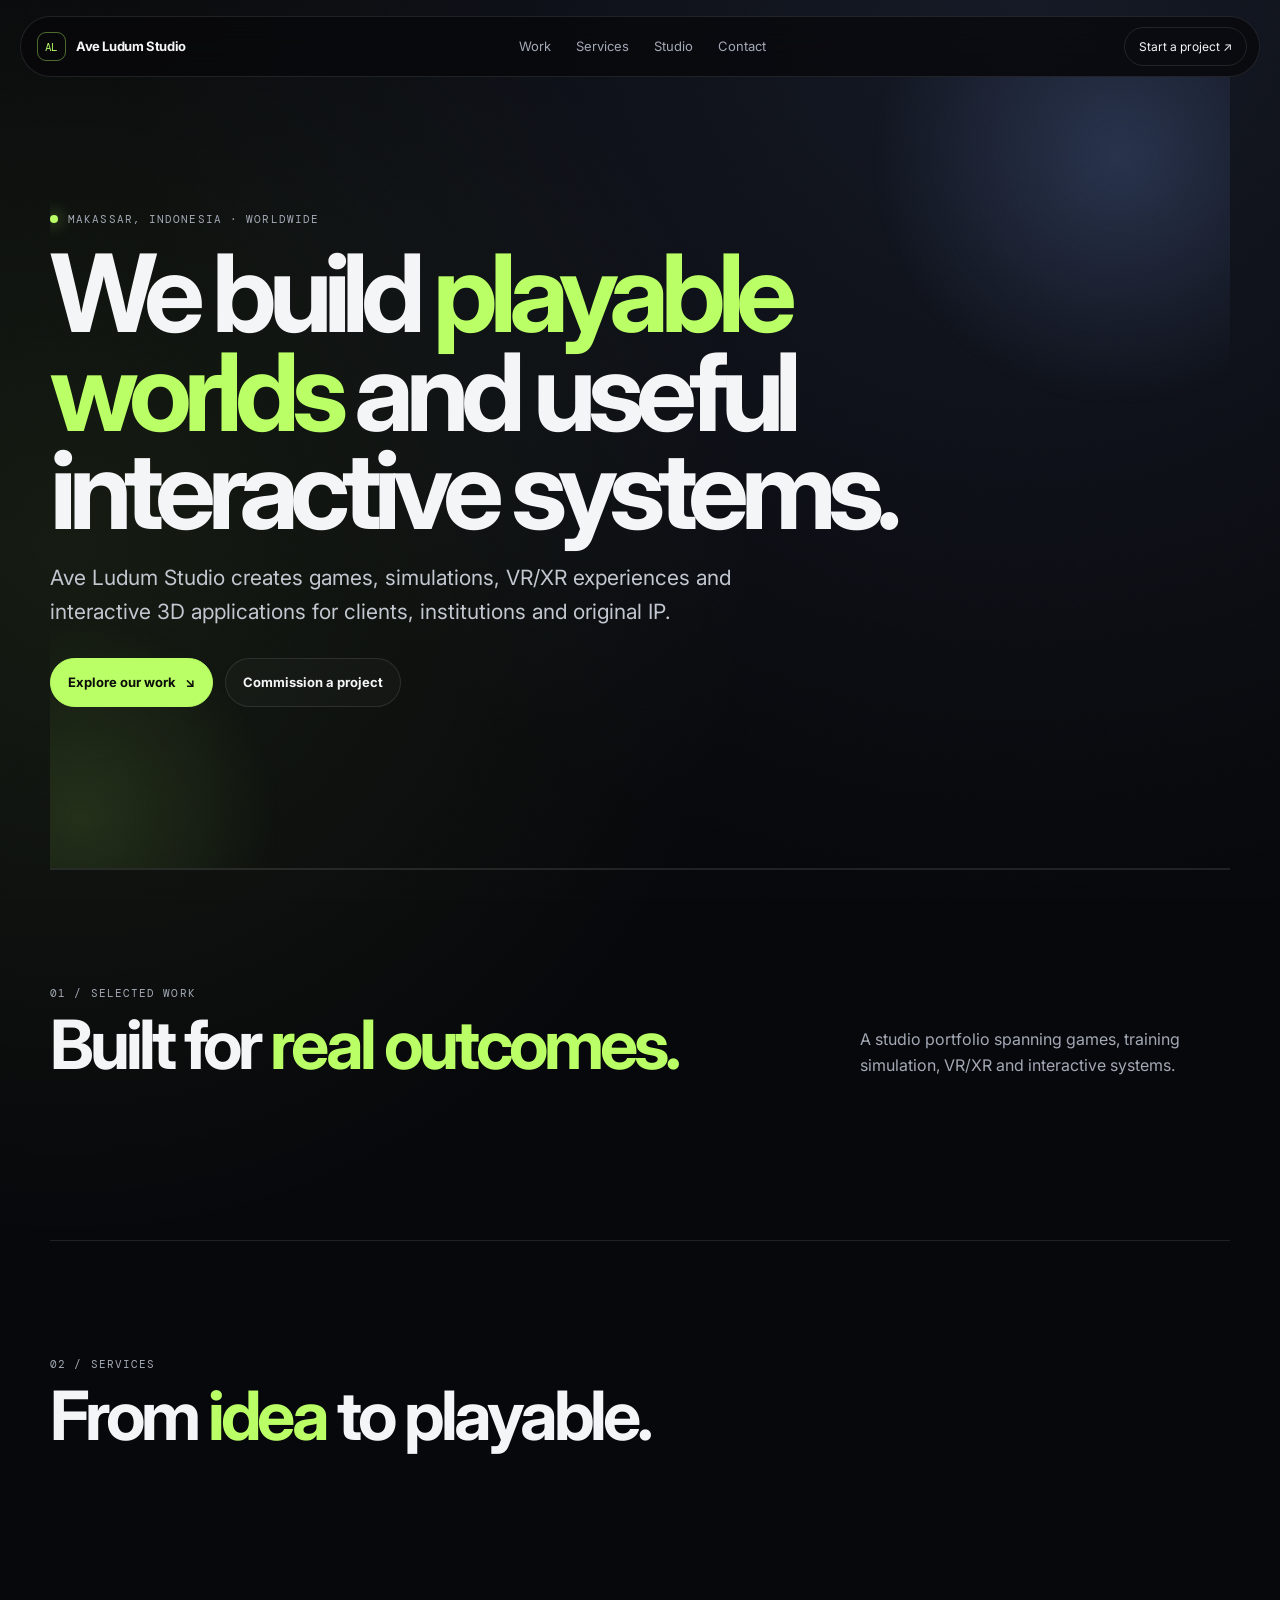
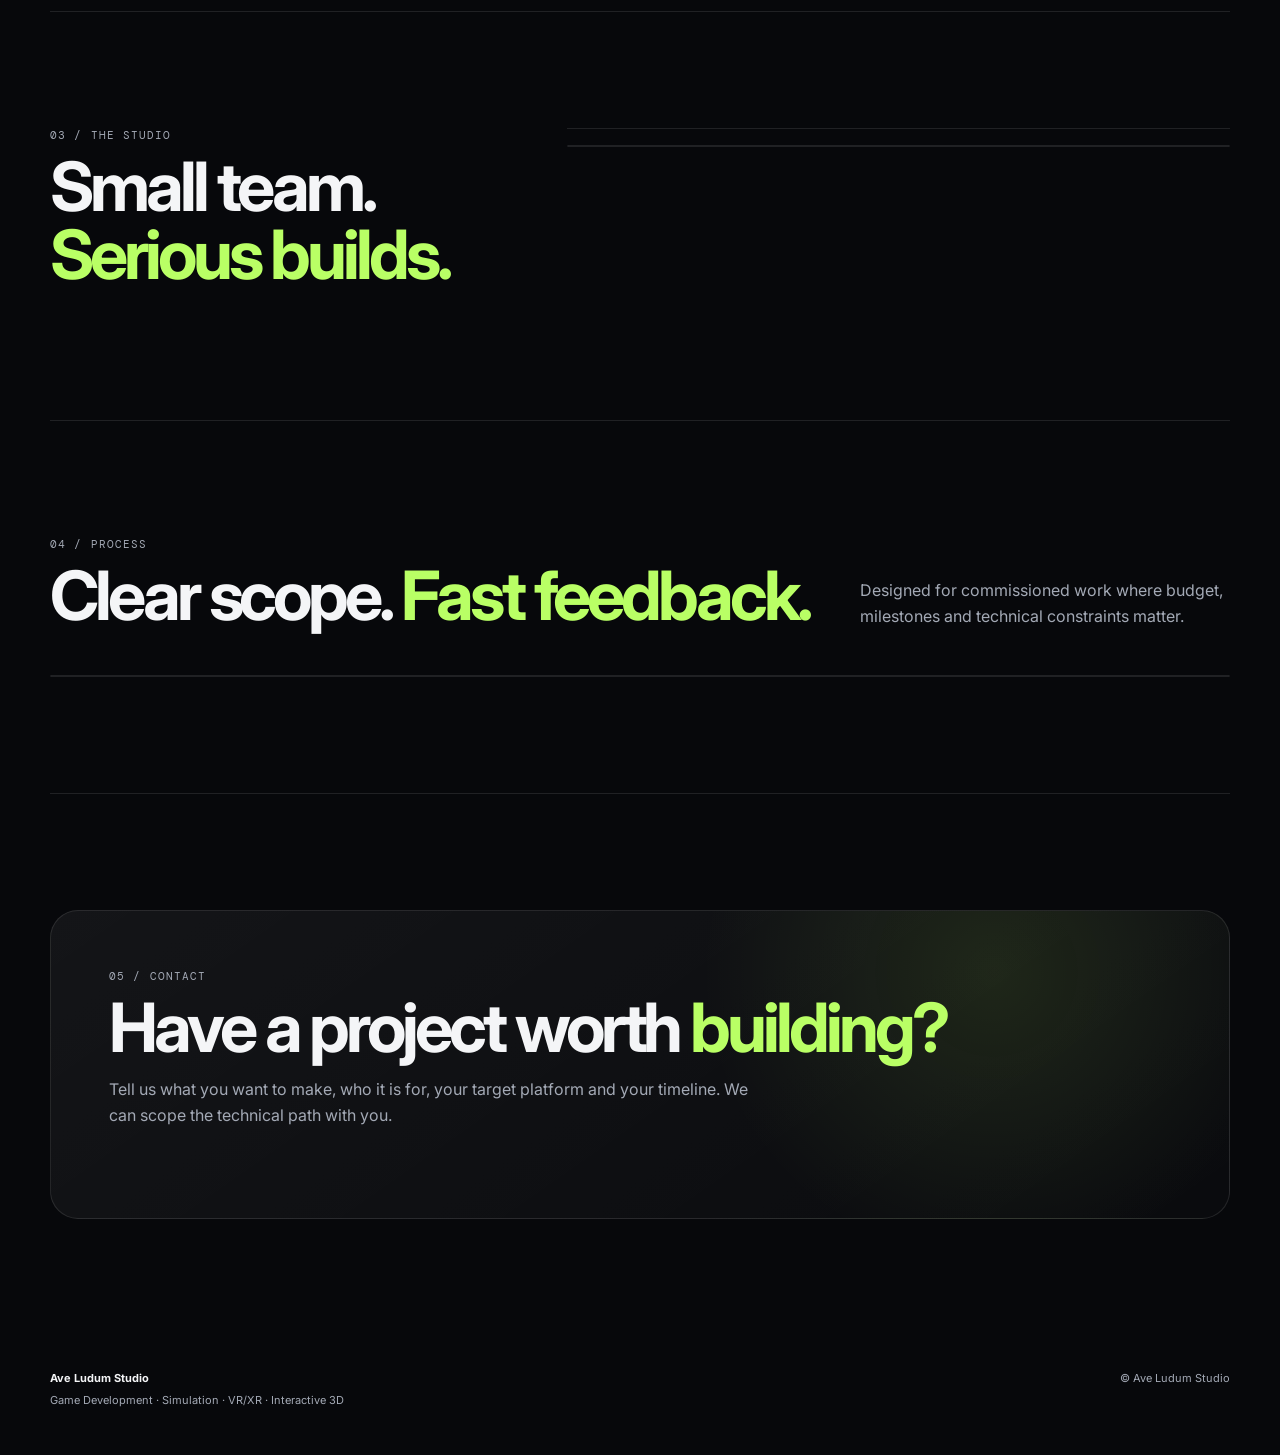
<file: ave-ludum/index.html>
<!doctype html>
<html lang="en">
<head>
<meta charset="utf-8">
<meta name="viewport" content="width=device-width,initial-scale=1">
<meta name="description" content="Ave Ludum Studio — game development, interactive 3D, simulation, VR/XR and digital experiences from Makassar, Indonesia.">
<meta name="theme-color" content="#07080b">
<meta property="og:title" content="Ave Ludum Studio">
<meta property="og:description" content="Games, simulations and interactive worlds built in Indonesia for clients and audiences worldwide.">
<meta property="og:type" content="website">
<title>Ave Ludum Studio — Games, Simulation & Interactive Experiences</title>
<link rel="preconnect" href="https://fonts.googleapis.com">
<link rel="preconnect" href="https://fonts.gstatic.com" crossorigin>
<link href="https://fonts.googleapis.com/css2?family=DM+Mono:wght@400;500&family=Inter:wght@400;500;600;700;800&display=swap" rel="stylesheet">
<link rel="stylesheet" href="styles.css">
</head>
<body>
<div class="noise"></div><div class="reading-progress" id="readingProgress"></div>
<header class="site-header">
<a class="brand" href="#top" aria-label="Ave Ludum home"><span class="brand-mark">AL</span><span>Ave Ludum Studio</span></a>
<nav><a href="#work">Work</a><a href="#services">Services</a><a href="#studio">Studio</a><a href="#contact">Contact</a></nav>
<a class="header-cta" href="#contact">Start a project ↗</a>
</header>
<main id="top">
<section class="hero shell">
<div class="hero-bg" aria-hidden="true"><div class="orb orb-a"></div><div class="orb orb-b"></div><div class="grid-plane"></div></div>
<div class="hero-content">
<p class="eyebrow"><span class="status-dot"></span> Makassar, Indonesia · Worldwide</p>
<h1>We build <span class="accent">playable worlds</span> and useful interactive systems.</h1>
<p class="hero-copy">Ave Ludum Studio creates games, simulations, VR/XR experiences and interactive 3D applications for clients, institutions and original IP.</p>
<div class="actions"><a class="button primary" href="#work">Explore our work <span>↘</span></a><a class="button secondary" href="#contact">Commission a project</a></div>
<div class="metrics" id="metrics"></div>
</div>
</section>

<section id="work" class="section shell">
<div class="section-heading"><div><p class="kicker">01 / SELECTED WORK</p><h2>Built for <span class="accent">real outcomes.</span></h2></div><p class="section-note">A studio portfolio spanning games, training simulation, VR/XR and interactive systems.</p></div>
<div class="work-grid" id="workGrid"></div>
</section>

<section id="services" class="section shell">
<div class="section-heading"><div><p class="kicker">02 / SERVICES</p><h2>From <span class="accent">idea</span> to playable.</h2></div></div>
<div class="service-grid" id="serviceGrid"></div>
</section>

<section id="studio" class="section shell studio-section">
<div><p class="kicker">03 / THE STUDIO</p><h2>Small team.<br><span class="accent">Serious builds.</span></h2><p class="body-copy" id="studioCopy"></p></div>
<div class="studio-panel">
<div class="principles" id="principles"></div>
<div class="studio-meta" id="studioMeta"></div>
</div>
</section>

<section class="section shell process-section">
<div class="section-heading"><div><p class="kicker">04 / PROCESS</p><h2>Clear scope. <span class="accent">Fast feedback.</span></h2></div><p class="section-note">Designed for commissioned work where budget, milestones and technical constraints matter.</p></div>
<div class="process-grid" id="processGrid"></div>
</section>

<section id="contact" class="section shell contact-section">
<div class="contact-card"><p class="kicker">05 / CONTACT</p><h2>Have a project worth <span class="accent">building?</span></h2><p>Tell us what you want to make, who it is for, your target platform and your timeline. We can scope the technical path with you.</p>
<div class="contact-actions" id="contactActions"></div></div>
</section>
</main>
<footer class="footer shell"><div><strong>Ave Ludum Studio</strong><span>Game Development · Simulation · VR/XR · Interactive 3D</span></div><span>© <span id="year"></span> Ave Ludum Studio</span></footer>
<button class="back-to-top" id="backToTop" aria-label="Back to top">↑</button>
<script src="content.js"></script><script src="script.js"></script>
</body>
</html>
</file>
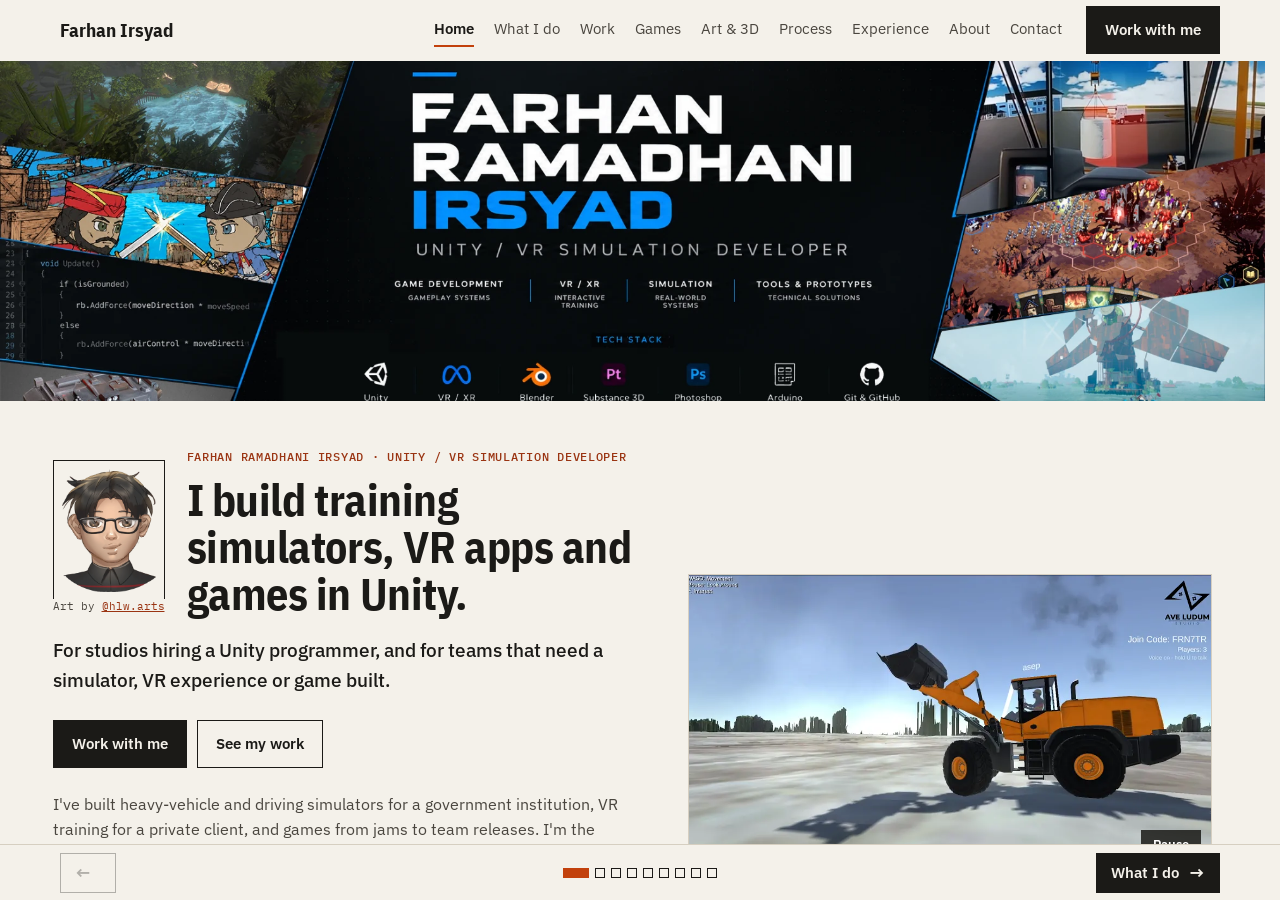
<file: portfolio-site/index.html>
<!doctype html>
<html lang="en">
<head>
  <meta charset="utf-8" />
  <meta name="viewport" content="width=device-width, initial-scale=1" />
  <meta name="description" content="Farhan Ramadhani Irsyad, Unity developer in Makassar, Indonesia: training simulators, VR apps and games for studios and clients." />
  <meta name="author" content="Farhan Ramadhani Irsyad" />
  <meta name="robots" content="index, follow, max-image-preview:large, max-snippet:-1, max-video-preview:-1" />
  <meta name="theme-color" content="#f4f1ea" />
  <meta name="color-scheme" content="light" />
  <link rel="canonical" href="https://thelegokid4455.github.io/FRI-Portfolio-Website/" />
  <meta property="og:type" content="profile" />
  <meta property="og:site_name" content="Farhan Irsyad" />
  <meta property="og:locale" content="en_US" />
  <meta property="og:title" content="Farhan Ramadhani Irsyad | Unity / VR Simulation Developer" />
  <meta property="og:description" content="I build training simulators, VR apps and games in Unity, for studios hiring a Unity programmer and teams with a project to build." />
  <meta property="og:url" content="https://thelegokid4455.github.io/FRI-Portfolio-Website/" />
  <meta property="og:image" content="https://thelegokid4455.github.io/FRI-Portfolio-Website/assets/brand/banner.jpg?v=2" />
  <meta property="og:image:width" content="2000" />
  <meta property="og:image:height" content="667" />
  <meta property="og:image:alt" content="Banner: Farhan Ramadhani Irsyad, Unity / VR Simulation Developer, with screenshots of his simulators and games" />
  <meta property="profile:first_name" content="Farhan" />
  <meta property="profile:last_name" content="Irsyad" />
  <meta name="twitter:card" content="summary_large_image" />
  <meta name="twitter:title" content="Farhan Ramadhani Irsyad | Unity / VR Simulation Developer" />
  <meta name="twitter:description" content="I build training simulators, VR apps and games in Unity, for studios hiring a Unity programmer and teams with a project to build." />
  <meta name="twitter:image" content="https://thelegokid4455.github.io/FRI-Portfolio-Website/assets/brand/banner.jpg?v=2" />
  <meta name="twitter:image:alt" content="Banner: Farhan Ramadhani Irsyad, Unity / VR Simulation Developer" />
  <title>Farhan Ramadhani Irsyad | Unity / VR Simulation Developer</title>
  <script type="application/ld+json">
  {
    "@context": "https://schema.org",
    "@graph": [
      {
        "@type": "Person",
        "@id": "https://thelegokid4455.github.io/FRI-Portfolio-Website/#person",
        "name": "Farhan Ramadhani Irsyad",
        "alternateName": "Farhan Irsyad",
        "jobTitle": "Unity / VR Simulation Developer",
        "description": "Unity/C# developer building training simulators, VR apps and games. Director and main programmer at Ave Ludum Studio.",
        "url": "https://thelegokid4455.github.io/FRI-Portfolio-Website/",
        "image": "https://thelegokid4455.github.io/FRI-Portfolio-Website/assets/brand/character.webp",
        "email": "mailto:farhan.r.irsyad@gmail.com",
        "address": {"@type": "PostalAddress", "addressLocality": "Makassar", "addressCountry": "ID"},
        "worksFor": [
          {"@type": "Organization", "name": "Ave Ludum Studio", "url": "https://aveludumstudio.com/"},
          {"@type": "CollegeOrUniversity", "name": "Universitas Negeri Makassar"}
        ],
        "hasCredential": {"@type": "EducationalOccupationalCredential", "name": "Unity Certified User: Programmer", "dateCreated": "2024"},
        "sameAs": [
          "https://www.linkedin.com/in/thelegokid4455/",
          "https://github.com/thelegokid4455",
          "https://sketchfab.com/thelegokid4455",
          "https://thelegokid4455.itch.io/",
          "https://www.instagram.com/fri.devmode/",
          "https://linktr.ee/thelegokid4455"
        ],
        "knowsAbout": ["Unity", "C#", "VR", "XR", "Training simulation", "Game development", "Gameplay programming", "Multiplayer networking", "Arduino hardware integration", "3D modeling"]
      },
      {
        "@type": "ProfilePage",
        "@id": "https://thelegokid4455.github.io/FRI-Portfolio-Website/#page",
        "url": "https://thelegokid4455.github.io/FRI-Portfolio-Website/",
        "name": "Farhan Ramadhani Irsyad | Unity / VR Simulation Developer",
        "description": "Portfolio of Farhan Ramadhani Irsyad: training simulators, VR apps and games built in Unity.",
        "mainEntity": {"@id": "https://thelegokid4455.github.io/FRI-Portfolio-Website/#person"},
        "inLanguage": "en"
      },
      {
        "@type": "WebSite",
        "@id": "https://thelegokid4455.github.io/FRI-Portfolio-Website/#site",
        "url": "https://thelegokid4455.github.io/FRI-Portfolio-Website/",
        "name": "Farhan Irsyad",
        "publisher": {"@id": "https://thelegokid4455.github.io/FRI-Portfolio-Website/#person"},
        "inLanguage": "en"
      }
    ]
  }
  </script>
  <link rel="icon" href="data:image/svg+xml,%3Csvg xmlns='http://www.w3.org/2000/svg' viewBox='0 0 32 32'%3E%3Crect width='32' height='32' fill='%231b1a17'/%3E%3Ctext x='16' y='22' font-family='Arial' font-weight='700' font-size='15' fill='%23f4f1ea' text-anchor='middle'%3EFI%3C/text%3E%3C/svg%3E">
  <link rel="preconnect" href="https://fonts.googleapis.com">
  <link rel="preconnect" href="https://fonts.gstatic.com" crossorigin>
  <link href="https://fonts.googleapis.com/css2?family=IBM+Plex+Mono:wght@400;500&family=IBM+Plex+Sans+Condensed:wght@600;700&family=IBM+Plex+Sans:ital,wght@0,400;0,500;0,600;1,400&display=swap" rel="stylesheet">
  <link rel="stylesheet" href="styles.css?v=20261121-12">
</head>
<body>
  <a class="skip-link" href="#work">Skip to work</a>
  <header class="site-header">
    <div class="wrap header-inner">
      <a class="brand" href="#home" data-content="nameShort">Farhan Irsyad</a>
      <nav class="tabs" id="siteNav" aria-label="Sections">
        <a href="#home">Home</a>
        <a href="#services">What I do</a>
        <a href="#work">Work</a>
        <a href="#games">Games</a>
        <a href="#art">Art &amp; 3D</a>
        <a href="#process">Process</a>
        <a href="#experience">Experience</a>
        <a href="#about">About</a>
        <a href="#contact">Contact</a>
      </nav>
      <a class="btn btn-solid header-cta" href="#contact">Work with me</a>
      <button class="menu-btn" id="menuBtn" type="button" aria-expanded="false" aria-controls="siteNav">Menu</button>
    </div>
  </header>

  <main id="stage">
    <section class="panel" id="home" data-title="Home">
      <div class="banner">
        <picture>
          <source srcset="assets/brand/banner.webp?v=2" type="image/webp">
          <img src="assets/brand/banner.jpg?v=2" alt="Farhan Ramadhani Irsyad, Unity / VR Simulation Developer. Game development, VR/XR, simulation, tools and prototypes. Tech stack: Unity, VR/XR, Blender, Substance 3D, Photoshop, Arduino, Git and GitHub." width="2000" height="667" fetchpriority="high">
        </picture>
      </div>
      <div class="hero wrap">
        <div class="hero-text">
          <div class="hero-id">
            <figure class="hero-character">
              <img src="assets/brand/character.webp" alt="Illustrated portrait of Farhan" width="573" height="745">
              <figcaption>Art by <a href="https://www.instagram.com/hlw.arts/" target="_blank" rel="noopener">@hlw.arts</a></figcaption>
            </figure>
            <div>
              <p class="label"><span data-content="nameFull"></span> · <span data-content="headline"></span></p>
              <h1 id="heroTitle"></h1>
            </div>
          </div>
          <p class="hero-audience" id="heroAudience"></p>
          <div class="actions">
            <a class="btn btn-solid" id="heroPrimary" href="#contact">Work with me</a>
            <a class="btn" id="heroSecondary" href="#work">See my work</a>
          </div>
          <p class="hero-intro" id="heroIntro"></p>
          <p class="hero-recent"><span class="label">Recent work</span> <span id="heroRecent"></span></p>
          <ul class="chips" id="heroChips" aria-label="Skills"></ul>
          <p class="hero-meta"><span data-content="location"></span> · <span data-content="availability"></span> · <a id="pdfLink" href="#" target="_blank" rel="noopener">Portfolio PDF ↗</a></p>
        </div>
        <figure class="hero-media" id="heroMedia"></figure>
      </div>
      <div class="tour wrap" id="tour"></div>
    </section>

    <section class="panel" id="services" data-title="What I do">
      <div class="section wrap">
        <header class="section-head">
          <div><p class="label">What I do</p><h2>Unity software people can practise on, play and learn from</h2></div>
          <p>Four kinds of work I take on, who each is for, and a project where I've already done it.</p>
        </header>
        <div class="services" id="servicesGrid"></div>
      </div>
    </section>

    <section class="panel" id="work" data-title="Work">
      <div class="section wrap">
        <header class="section-head">
          <div><p class="label">Selected work</p><h2>Simulators, VR and games, from client work to my own studio</h2></div>
          <p>Each card says who it was built for, and its status where that's confirmed.</p>
        </header>
        <div class="projects" id="projectGrid"></div>
      </div>
    </section>

    <section class="panel" id="games" data-title="Games">
      <div class="section wrap">
        <header class="section-head">
          <div><p class="label">Games &amp; prototypes</p><h2 id="gamesTitle">Games from jams, side projects and team releases</h2></div>
          <p>Use the arrows on a thumbnail to flip through screenshots. The title opens the game's itch.io page.</p>
        </header>
        <div class="games" id="gameGallery"></div>
        <p class="more-link"><a href="https://thelegokid4455.itch.io/" target="_blank" rel="noopener">All games on itch.io ↗</a></p>
      </div>
    </section>

    <section class="panel" id="art" data-title="Art & 3D">
      <div class="section wrap">
        <header class="section-head">
          <div><p class="label">Art &amp; 3D</p><h2>I draw and model too, so I speak artists' language</h2></div>
          <p>Models, game art and experiments live on Sketchfab and Instagram.</p>
        </header>
        <figure class="art-feature">
          <img src="assets/art/bounty-hunt-collab.webp" alt="Illustration of a green-haired girl in headphones holding cables, with a masked gunman in white armor behind her under a bounty poster" loading="lazy" decoding="async" width="2000" height="1051">
          <figcaption>Illustration by <a href="https://www.instagram.com/hlw.arts/" target="_blank" rel="noopener">@hlw.arts</a> in collaboration with Farhan.</figcaption>
        </figure>
        <div class="art-links">
          <a class="art-card" href="https://sketchfab.com/thelegokid4455" target="_blank" rel="noopener">
            <img src="assets/visual-lab-models.webp" alt="Realtime 3D asset models" loading="lazy" decoding="async" width="1919" height="1072">
            <span class="art-caption"><strong>Sketchfab</strong> 3D models and realtime assets ↗</span>
          </a>
          <a class="art-card" href="https://www.instagram.com/fri.devmode/" target="_blank" rel="noopener">
            <img src="assets/games/necrospore/2.webp" alt="Necrospore screenshot" loading="lazy" decoding="async">
            <span class="art-caption"><strong>Instagram</strong> @fri.devmode: game art and work in progress ↗</span>
          </a>
        </div>
      </div>
    </section>

    <section class="panel" id="process" data-title="Process">
      <div class="section wrap">
        <header class="section-head">
          <div><p class="label">How I work</p><h2>From the first call to a build you can test</h2></div>
          <p>What working together looks like, step by step.</p>
        </header>
        <ol class="process" id="processSteps"></ol>
      </div>
    </section>

    <section class="panel" id="experience" data-title="Experience">
      <div class="section wrap has-deco">
        <img class="deco deco-robot" src="assets/art/robot-sketch.webp" alt="" aria-hidden="true" loading="lazy" decoding="async" width="1200" height="1200">
        <header class="section-head">
          <div><p class="label">Experience</p><h2>Unity work since 2021, across studios, simulators and a university</h2></div>
        </header>
        <ol class="timeline" id="experienceTimeline"></ol>
      </div>
    </section>

    <section class="panel" id="about" data-title="About">
      <div class="section wrap about">
        <div>
          <p class="label">About</p>
          <h2>A programmer who works well with artists and clients</h2>
          <p class="about-text" data-content="about"></p>
          <h3 class="sub-head">Skills</h3>
          <dl class="skills" id="skillsPanel"></dl>
        </div>
        <div class="about-side">
          <figure class="about-art">
            <img src="assets/brand/roots-run-deep-art.webp" alt="Roots Run Deep character art: a wooden figure in a red cape beside a twisting vine" loading="lazy" decoding="async" width="1100" height="1006">
            <figcaption>Character art from <a href="https://thelegokid4455.itch.io/roots-run-deep" target="_blank" rel="noopener">Roots Run Deep</a>, by DRFT Team.</figcaption>
          </figure>
          <dl class="facts" id="facts"></dl>
        </div>
      </div>
    </section>

    <section class="panel" id="contact" data-title="Contact">
      <div class="deco-band" aria-hidden="true">
        <img src="assets/art/train-painting.webp" alt="" loading="lazy" decoding="async" width="1600" height="900">
      </div>
      <div class="section wrap contact has-deco">
        <img class="deco deco-armor" src="assets/art/gold-armor-sketch.webp" alt="" aria-hidden="true" loading="lazy" decoding="async" width="1200" height="1200">
        <p class="label">Contact</p>
        <h2>Have a simulator, VR app or game to build? Let's talk.</h2>
        <p>Hiring for a Unity role, or need a project built? I take on both, remote or on-site. Tell me what you need and when, and I'll reply by email.</p>
        <div class="contact-grid">
          <form class="inquiry" id="inquiryForm" novalidate>
            <p class="form-mode" id="formMode" hidden></p>
            <div class="field-row">
              <div class="field">
                <label for="f-name">Your name</label>
                <input id="f-name" name="name" type="text" autocomplete="name" maxlength="100" required aria-describedby="e-name">
                <p class="field-error" id="e-name"></p>
              </div>
              <div class="field">
                <label for="f-email">Email</label>
                <input id="f-email" name="email" type="email" autocomplete="email" maxlength="200" required aria-describedby="e-email">
                <p class="field-error" id="e-email"></p>
              </div>
            </div>
            <div class="field">
              <label for="f-organization">Organization <span class="optional">(optional)</span></label>
              <input id="f-organization" name="organization" type="text" autocomplete="organization" maxlength="150">
            </div>
            <div class="field-row">
              <div class="field">
                <label for="f-projectType">What do you need?</label>
                <select id="f-projectType" name="projectType" required aria-describedby="e-projectType"><option value="">Choose one</option></select>
                <p class="field-error" id="e-projectType"></p>
              </div>
              <div class="field">
                <label for="f-budget">Budget</label>
                <select id="f-budget" name="budget" required aria-describedby="e-budget"><option value="">Choose one</option></select>
                <p class="field-error" id="e-budget"></p>
              </div>
            </div>
            <div class="field">
              <label for="f-timeline">Timeline <span class="optional">(optional)</span></label>
              <input id="f-timeline" name="timeline" type="text" maxlength="100" placeholder="For example: a demo by March">
            </div>
            <div class="field">
              <label for="f-description">Tell me about it</label>
              <textarea id="f-description" name="description" rows="6" maxlength="5000" required aria-describedby="e-description h-description" placeholder="Who will use it, on what device, and what should they be able to do?"></textarea>
              <p class="field-hint" id="h-description">At least 20 characters.</p>
              <p class="field-error" id="e-description"></p>
            </div>
            <div class="field">
              <label for="f-links">Links <span class="optional">(optional)</span></label>
              <input id="f-links" name="links" type="text" maxlength="1000" placeholder="A brief, reference, or job post">
            </div>
            <div class="field field-hp" aria-hidden="true">
              <label for="f-website">Leave this empty</label>
              <input id="f-website" name="website" type="text" tabindex="-1" autocomplete="off">
            </div>
            <div class="field field-check">
              <input id="f-consent" name="consent" type="checkbox" required aria-describedby="e-consent">
              <label for="f-consent">I agree that my details are stored so Farhan can reply to me.</label>
              <p class="field-error" id="e-consent"></p>
            </div>
            <button class="btn btn-solid form-submit" id="formSubmit" type="submit">Send message</button>
            <div class="form-result" id="formResult" role="status" aria-live="polite" tabindex="-1"></div>
          </form>
          <aside class="contact-direct">
            <h3>Prefer email?</h3>
            <a class="contact-email" id="contactEmail" href="#"></a>
            <ul class="contact-links" id="contactLinks"></ul>
          </aside>
        </div>
      </div>
      <div class="wrap site-credits">
        <p><span class="visitor-counter" aria-live="polite">Visits: <strong id="visitorCount">—</strong></span></p>
        <p class="ai-disclosure"><strong>AI-assisted website development.</strong> This web portfolio was made with AI assistance. The artwork, 3D assets, visuals, screenshots and other creative work shown here are human-made, by me or by the collaborators credited next to them.</p>
      </div>
    </section>
  </main>

  <nav class="pager" id="pager" aria-label="Section navigation" hidden>
    <button class="pager-btn pager-prev" id="pagerPrev" type="button"><span class="pager-arrow" aria-hidden="true">←</span><span class="pager-label"></span></button>
    <div class="pager-dots" id="pagerDots"></div>
    <button class="pager-btn pager-next" id="pagerNext" type="button"><span class="pager-label"></span><span class="pager-arrow" aria-hidden="true">→</span></button>
  </nav>
  <p class="edge-hint" id="edgeHint" aria-hidden="true"></p>

  <script src="content.js?v=20261121-12"></script>
  <script src="script.js?v=20261121-12"></script>
</body>
</html>
</file>
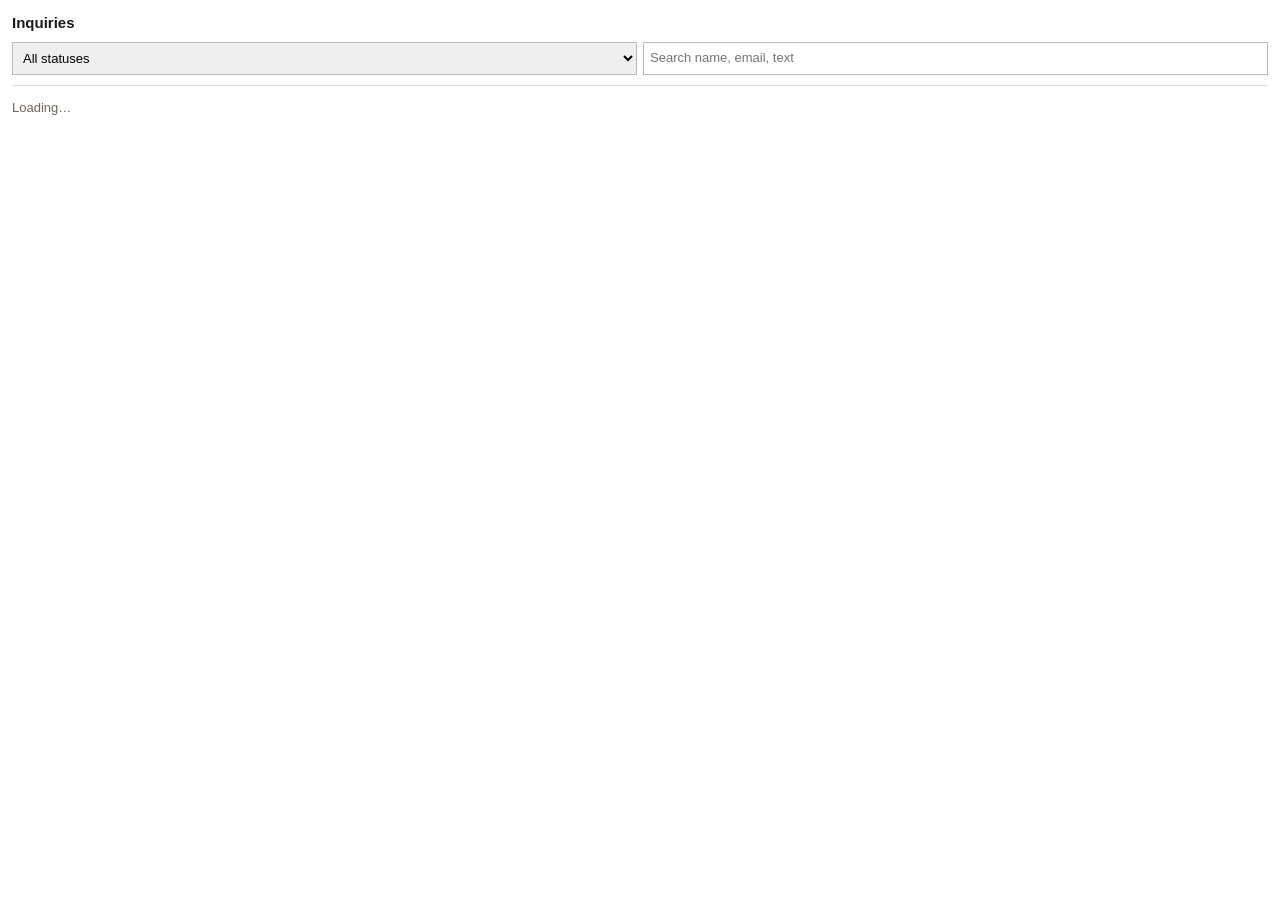
<file: apps-script/Manager.html>
<!doctype html>
<html>
<head>
  <base target="_top">
  <style>
    body { font: 13px/1.45 Arial, sans-serif; color: #1b1a17; margin: 0; padding: 12px; }
    h2 { font-size: 15px; margin: 0 0 8px; }
    label { display: block; font-weight: bold; margin: 10px 0 4px; }
    input, select, textarea, button { font: inherit; box-sizing: border-box; width: 100%; }
    input, select, textarea { padding: 6px; border: 1px solid #bbb; }
    textarea { min-height: 90px; resize: vertical; }
    .row { display: flex; gap: 6px; }
    .row > * { flex: 1; }
    button { padding: 7px; border: 1px solid #1b1a17; background: #fff; cursor: pointer; }
    button.primary { background: #1b1a17; color: #fff; }
    button:disabled { opacity: .5; cursor: default; }
    .list { margin: 10px 0; border-top: 1px solid #ddd; max-height: 260px; overflow: auto; }
    .item { padding: 8px 4px; border-bottom: 1px solid #eee; cursor: pointer; }
    .item:hover, .item.active { background: #f4f1ea; }
    .item small { color: #6e685e; display: block; }
    .badge { display: inline-block; padding: 0 5px; border: 1px solid #1b1a17; font-size: 11px; margin-left: 4px; }
    .detail { border-top: 2px solid #1b1a17; margin-top: 10px; padding-top: 8px; }
    .msg { white-space: pre-wrap; background: #f4f1ea; padding: 8px; margin: 6px 0; }
    .status { margin-top: 8px; color: #9a3412; }
    .muted { color: #6e685e; }
  </style>
</head>
<body>
  <h2>Inquiries</h2>
  <div class="row">
    <select id="filter"><option value="">All statuses</option></select>
    <input id="search" placeholder="Search name, email, text">
  </div>
  <div class="list" id="list"><p class="muted">Loading…</p></div>
  <div class="detail" id="detail" hidden>
    <div id="info"></div>
    <label for="status">Status</label>
    <select id="status"></select>
    <label for="notes">Notes (only you see these)</label>
    <textarea id="notes"></textarea>
    <button id="save">Save status and notes</button>
    <label for="template">Reply</label>
    <div class="row">
      <button id="useReply" type="button">Reply template</button>
      <button id="useQuote" type="button">Quote template</button>
    </div>
    <label for="subject">Subject</label>
    <input id="subject">
    <label for="body">Message</label>
    <textarea id="body" style="min-height:180px"></textarea>
    <button class="primary" id="send">Send as me</button>
    <p class="status" id="status-msg" role="status"></p>
  </div>

  <script>
    let data = {items: [], statuses: []};
    let current = null;
    let kind = 'reply';
    const $ = id => document.getElementById(id);
    const esc = s => String(s == null ? '' : s).replace(/[&<>"']/g, c => ({'&':'&amp;','<':'&lt;','>':'&gt;','"':'&quot;',"'":'&#39;'}[c]));
    const say = t => { $('status-msg').textContent = t; };
    const fail = e => say('Error: ' + (e && e.message ? e.message : e));

    function load() {
      google.script.run.withSuccessHandler(res => {
        data = res;
        $('filter').innerHTML = '<option value="">All statuses</option>' + res.statuses.map(s => `<option>${esc(s)}</option>`).join('');
        $('status').innerHTML = res.statuses.map(s => `<option>${esc(s)}</option>`).join('');
        render();
      }).withFailureHandler(fail).listInquiries();
    }

    function render() {
      const f = $('filter').value;
      const q = $('search').value.toLowerCase();
      const items = data.items.filter(i => (!f || i.Status === f) &&
        (!q || [i.Name, i.Email, i.Organization, i.Description, i.ID].join(' ').toLowerCase().includes(q)));
      $('list').innerHTML = items.length ? items.map(i => `
        <div class="item${current && current.ID === i.ID ? ' active' : ''}" data-id="${esc(i.ID)}">
          <strong>${esc(i.Name)}</strong><span class="badge">${esc(i.Status)}</span>
          <small>${esc(i.ID)} · ${esc(i['Project type'])} · ${esc(i.Received)}</small>
        </div>`).join('') : '<p class="muted">No inquiries match.</p>';
      document.querySelectorAll('.item').forEach(el => el.onclick = () => open(el.dataset.id));
    }

    function open(id) {
      current = data.items.find(i => i.ID === id);
      $('detail').hidden = false;
      $('info').innerHTML = `
        <strong>${esc(current.Name)}</strong> &lt;${esc(current.Email)}&gt;<br>
        <span class="muted">${esc(current.Organization || 'No organization')} · ${esc(current['Project type'])} · ${esc(current.Budget)}
        · Timeline: ${esc(current.Timeline || '-')}</span>
        <div class="msg">${esc(current.Description)}</div>
        ${current.Links ? `<div class="muted">Links: ${esc(current.Links)}</div>` : ''}
        ${current['Last reply'] ? `<div class="muted">Last reply: ${esc(current['Last reply'])}</div>` : ''}`;
      $('status').value = current.Status;
      $('notes').value = current.Notes || '';
      $('subject').value = '';
      $('body').value = '';
      say('');
      render();
    }

    function useTemplate(k) {
      kind = k;
      google.script.run.withSuccessHandler(t => { $('subject').value = t.subject; $('body').value = t.body; })
        .withFailureHandler(fail).getTemplate(current.ID, k);
    }

    $('filter').onchange = render;
    $('search').oninput = render;
    $('useReply').onclick = () => useTemplate('reply');
    $('useQuote').onclick = () => useTemplate('quote');
    $('save').onclick = () => {
      say('Saving…');
      google.script.run.withSuccessHandler(() => { say('Saved.'); load(); })
        .withFailureHandler(fail).saveInquiry(current.ID, $('status').value, $('notes').value);
    };
    $('send').onclick = () => {
      if (!confirm('Send this email to ' + current.Email + '?')) return;
      $('send').disabled = true;
      say('Sending…');
      google.script.run.withSuccessHandler(() => { $('send').disabled = false; say('Sent and logged in the Replies sheet.'); load(); })
        .withFailureHandler(e => { $('send').disabled = false; fail(e); })
        .sendReply(current.ID, kind, $('subject').value, $('body').value);
    };
    load();
  </script>
</body>
</html>
</file>
<file: ave-ludum/styles.css>
:root{--bg:#07080b;--panel:#0e1117;--text:#f4f5f7;--muted:#a3a9b5;--line:rgba(255,255,255,.1);--accent:#b9ff65;--blue:#85a8ff;--max:1180px;--radius:24px;--mono:"DM Mono",monospace;--sans:Inter,system-ui,sans-serif}
*{box-sizing:border-box}html{scroll-behavior:smooth}body{margin:0;background:radial-gradient(circle at 80% 0%,rgba(133,168,255,.11),transparent 28%),radial-gradient(circle at 5% 18%,rgba(185,255,101,.08),transparent 25%),var(--bg);color:var(--text);font-family:var(--sans);line-height:1.6}a{color:inherit;text-decoration:none}.noise{position:fixed;inset:0;pointer-events:none;opacity:.025;background-image:url("data:image/svg+xml,%3Csvg xmlns='http://www.w3.org/2000/svg' width='180' height='180'%3E%3Cfilter id='n'%3E%3CfeTurbulence type='fractalNoise' baseFrequency='.9' numOctaves='3' stitchTiles='stitch'/%3E%3C/filter%3E%3Crect width='100%25' height='100%25' filter='url(%23n)' opacity='.7'/%3E%3C/svg%3E")}.shell{width:min(calc(100% - 48px),var(--max));margin:auto}.site-header{position:sticky;top:16px;z-index:20;display:grid;grid-template-columns:1fr auto 1fr;align-items:center;gap:20px;width:min(calc(100% - 32px),1240px);margin:16px auto 0;padding:10px 12px 10px 16px;border:1px solid var(--line);border-radius:999px;background:rgba(7,8,11,.72);backdrop-filter:blur(18px)}.brand{display:flex;align-items:center;gap:10px;font-weight:700;font-size:13px;letter-spacing:-.03em}.brand-mark{width:29px;height:29px;display:grid;place-items:center;border:1px solid rgba(185,255,101,.4);border-radius:9px;color:var(--accent);font:11px var(--mono)}nav{display:flex;gap:25px;color:var(--muted);font-size:13px}nav a:hover{color:var(--text)}.header-cta{justify-self:end;padding:9px 14px;border:1px solid var(--line);border-radius:999px;font-size:12px}
.hero{position:relative;min-height:88vh;display:flex;align-items:center;padding:120px 0 100px;overflow:hidden}.hero-content{position:relative;z-index:2;max-width:880px}.hero-bg{position:absolute;inset:0;overflow:hidden;border-bottom:1px solid var(--line)}.grid-plane{position:absolute;left:-10%;right:-10%;bottom:-45%;height:70%;transform:perspective(600px) rotateX(64deg);background-image:linear-gradient(rgba(255,255,255,.07) 1px,transparent 1px),linear-gradient(90deg,rgba(255,255,255,.07) 1px,transparent 1px);background-size:52px 52px;mask-image:linear-gradient(to top,black,transparent)}.orb{position:absolute;border-radius:50%;filter:blur(1px)}.orb-a{width:520px;height:520px;right:-150px;top:-180px;background:radial-gradient(circle,rgba(133,168,255,.2),transparent 68%)}.orb-b{width:420px;height:420px;left:-180px;bottom:-160px;background:radial-gradient(circle,rgba(185,255,101,.12),transparent 68%)}.eyebrow,.kicker,.work-type,.service-no{font:11px var(--mono);letter-spacing:.1em;text-transform:uppercase;color:var(--muted)}.eyebrow{display:flex;gap:10px;align-items:center}.status-dot{width:8px;height:8px;border-radius:50%;background:var(--accent);box-shadow:0 0 16px rgba(185,255,101,.8)}h1{font-size:clamp(55px,8.5vw,108px);line-height:.91;letter-spacing:-.075em;margin:18px 0 22px;max-width:950px}.accent{color:var(--accent)}.hero-copy{max-width:700px;color:#c2c7d0;font-size:clamp(17px,2vw,21px)}.actions{display:flex;gap:12px;flex-wrap:wrap;margin-top:30px}.button{display:inline-flex;gap:9px;align-items:center;padding:13px 17px;border:1px solid var(--line);border-radius:999px;font-size:13px;font-weight:700}.button.primary{background:var(--accent);color:#0b0e08;border-color:var(--accent)}.button.secondary{background:rgba(255,255,255,.025)}.metrics{display:grid;grid-template-columns:repeat(4,1fr);gap:10px;margin-top:58px}.metric{padding:17px;border-top:1px solid var(--line)}.metric strong{display:block;font-size:19px;letter-spacing:-.035em}.metric span{display:block;color:var(--muted);font-size:11px;margin-top:3px}
.section{padding:116px 0;border-top:1px solid var(--line)}.section-heading{display:flex;justify-content:space-between;align-items:end;gap:40px;margin-bottom:46px}.kicker{margin:0 0 10px}.section h2{font-size:clamp(38px,5.5vw,68px);line-height:1;letter-spacing:-.06em;margin:0}.section-note{max-width:370px;color:var(--muted);margin:0}.work-grid{display:grid;grid-template-columns:repeat(2,1fr);gap:18px}.work-card{border:1px solid var(--line);border-radius:var(--radius);background:linear-gradient(145deg,rgba(255,255,255,.055),rgba(255,255,255,.015));overflow:hidden}.work-visual{height:290px;background:#0a0c11;position:relative;overflow:hidden}.visual-core{position:absolute;inset:0;background:radial-gradient(circle at 65% 35%,rgba(185,255,101,.15),transparent 27%),linear-gradient(145deg,#121722,#08090d)}.visual-label{position:absolute;top:18px;left:18px;padding:7px 9px;border:1px solid rgba(255,255,255,.12);border-radius:999px;background:rgba(7,8,11,.62);color:var(--accent);font:9px var(--mono);z-index:3}.ring{position:absolute;border:1px solid rgba(185,255,101,.55);border-radius:50%}.r1{width:210px;height:210px;right:12%;top:17%}.r2{width:110px;height:110px;right:23%;top:31%;border-style:dashed;border-color:rgba(133,168,255,.7)}.signal{position:absolute;left:10%;bottom:18%;width:55%;height:2px;background:linear-gradient(90deg,transparent,var(--accent),transparent);box-shadow:0 0 30px var(--accent);transform:rotate(-12deg)}.road{position:absolute;left:8%;right:8%;bottom:10%;height:25%;background:linear-gradient(145deg,transparent 0 35%,rgba(255,255,255,.08) 36% 64%,transparent 65%);border-top:1px solid rgba(255,255,255,.12);transform:skewX(-18deg)}.driving{background:linear-gradient(180deg,#111823,#07090d)}.horizon{position:absolute;left:0;right:0;top:42%;border-top:1px solid rgba(133,168,255,.45);box-shadow:0 0 35px rgba(133,168,255,.18)}.road-wide{bottom:-4%;height:70%;left:18%;right:18%;transform:perspective(400px) rotateX(55deg);border-left:1px solid rgba(255,255,255,.16);border-right:1px solid rgba(255,255,255,.16)}.lane{position:absolute;bottom:4%;left:50%;width:2px;height:58%;background:repeating-linear-gradient(to bottom,var(--accent) 0 24px,transparent 24px 48px);transform:translateX(-50%);opacity:.65}.medical{background:radial-gradient(circle at 50% 50%,rgba(133,168,255,.18),transparent 30%),#0b1018}.medical-ring{position:absolute;width:180px;height:180px;left:50%;top:50%;transform:translate(-50%,-50%);border:1px solid rgba(133,168,255,.7);border-radius:50%;box-shadow:0 0 80px rgba(133,168,255,.14)}.pulse{position:absolute;left:25%;right:25%;top:50%;height:1px;background:var(--blue);box-shadow:0 0 25px var(--blue)}.cross{position:absolute;left:50%;top:50%;transform:translate(-50%,-50%);font-size:54px;color:var(--accent);font-weight:300}.games{background:linear-gradient(135deg,#15111d,#080a0e)}.pixel{position:absolute;width:75px;height:75px;border:1px solid rgba(255,255,255,.12);background:rgba(185,255,101,.12);transform:rotate(45deg)}.p1{left:23%;top:27%}.p2{left:43%;top:43%;background:rgba(133,168,255,.16)}.p3{right:20%;top:25%;width:45px;height:45px}.p4{right:30%;bottom:17%;width:95px;height:95px}.cursor{position:absolute;right:13%;bottom:13%;font-size:48px;color:var(--accent);transform:rotate(-25deg)}.work-body{padding:23px}.work-top{display:flex;justify-content:space-between;color:var(--muted);font:10px var(--mono)}.work-body h3{font-size:26px;letter-spacing:-.045em;margin:9px 0 7px}.work-body p{color:var(--muted);font-size:13px;margin:0 0 17px}.tags{display:flex;gap:7px;flex-wrap:wrap}.tags span{padding:6px 8px;border:1px solid var(--line);border-radius:999px;color:#d5d9e0;font:9px var(--mono)}
.service-grid{display:grid;grid-template-columns:repeat(3,1fr);gap:14px}.service{position:relative;min-height:245px;padding:24px;border:1px solid var(--line);border-radius:20px;background:linear-gradient(145deg,rgba(255,255,255,.04),rgba(255,255,255,.012));transition:transform .2s,border-color .2s}.service:hover{transform:translateY(-3px);border-color:rgba(185,255,101,.35)}.service-no{color:var(--accent)}.service h3{font-size:23px;letter-spacing:-.04em;margin:44px 0 8px}.service p{color:var(--muted);font-size:13px;margin:0;max-width:330px}.service-arrow{position:absolute;right:22px;top:20px;color:var(--muted)}
.studio-section{display:grid;grid-template-columns:.8fr 1.2fr;gap:75px;align-items:start}.body-copy{max-width:560px;color:var(--muted);font-size:16px}.studio-panel{border-top:1px solid var(--line)}.principle{display:grid;grid-template-columns:55px 1fr;gap:18px;padding:23px 0;border-bottom:1px solid var(--line)}.principle>span{font:10px var(--mono);color:var(--accent)}.principle h3{margin:0;font-size:18px}.principle p{margin:4px 0 0;color:var(--muted);font-size:13px}.studio-meta{display:grid;grid-template-columns:1fr 1fr;margin-top:16px;border:1px solid var(--line);border-radius:18px;overflow:hidden}.studio-meta div{padding:16px;border-bottom:1px solid var(--line);display:grid;gap:3px}.studio-meta div:nth-child(odd){border-right:1px solid var(--line)}.studio-meta span{font:9px var(--mono);color:var(--muted);text-transform:uppercase}.studio-meta strong{font-size:12px}
.process-grid{display:grid;grid-template-columns:repeat(5,1fr);border:1px solid var(--line);border-radius:20px;overflow:hidden}.process-step{min-height:220px;padding:22px;border-right:1px solid var(--line);background:rgba(255,255,255,.015)}.process-step:last-child{border-right:0}.process-step>span{font:10px var(--mono);color:var(--accent)}.process-step h3{font-size:20px;margin:45px 0 7px}.process-step p{font-size:12px;color:var(--muted)}
.contact-card{padding:58px;border:1px solid var(--line);border-radius:28px;background:radial-gradient(circle at 80% 20%,rgba(185,255,101,.1),transparent 30%),linear-gradient(145deg,rgba(255,255,255,.055),rgba(255,255,255,.015))}.contact-card h2{max-width:850px}.contact-card>p:not(.kicker){max-width:650px;color:var(--muted);font-size:16px}.contact-actions{display:grid;grid-template-columns:repeat(3,1fr);gap:10px;margin-top:32px}.contact-link{display:grid;grid-template-columns:1fr auto;gap:3px;padding:17px;border:1px solid var(--line);border-radius:15px}.contact-link span{grid-column:1/-1;color:var(--muted);font:9px var(--mono);text-transform:uppercase}.contact-link strong{font-size:12px}.contact-link b{grid-column:2;grid-row:2;color:var(--accent)}
.footer{display:flex;justify-content:space-between;gap:30px;padding:35px 0 45px;color:var(--muted);font-size:11px}.footer div{display:grid;gap:4px}.footer strong{color:var(--text)}.back-to-top{position:fixed;right:22px;bottom:22px;width:42px;height:42px;border:1px solid var(--line);border-radius:50%;background:rgba(10,11,15,.85);color:var(--text);font:18px var(--mono);cursor:pointer;opacity:0;visibility:hidden}.back-to-top.is-visible{opacity:1;visibility:visible}.reading-progress{position:fixed;top:0;left:0;width:0;height:2px;background:var(--accent);z-index:100}
@media(max-width:900px){nav{display:none}.site-header{grid-template-columns:1fr auto}.metrics{grid-template-columns:repeat(2,1fr)}.work-grid,.studio-section{grid-template-columns:1fr}.service-grid{grid-template-columns:1fr 1fr}.process-grid{grid-template-columns:1fr 1fr}.process-step{border-bottom:1px solid var(--line)}.process-step:nth-child(2n){border-right:0}.contact-actions{grid-template-columns:1fr}.section-heading{align-items:start;flex-direction:column}}
@media(max-width:560px){.shell{width:min(calc(100% - 28px),var(--max))}.site-header{top:8px;margin-top:8px}.header-cta{display:none}.hero{min-height:88vh;padding-top:100px}.hero h1{font-size:clamp(48px,15vw,78px)}.metrics{grid-template-columns:1fr 1fr}.work-grid,.service-grid,.process-grid{grid-template-columns:1fr}.process-step{border-right:0}.studio-meta{grid-template-columns:1fr}.studio-meta div:nth-child(odd){border-right:0}.contact-card{padding:30px 22px}.footer{flex-direction:column}}
</file>
<file: portfolio-site/styles.css>
:root {
  --paper: #f4f1ea;
  --paper-2: #ebe6db;
  --ink: #1b1a17;
  --ink-2: #4a463f;
  --muted: #625c53;
  --rule: #d6cfc1;
  --accent: #c2410c;
  --accent-ink: #9a3412;
  --max: 1160px;
  --sans: "IBM Plex Sans", system-ui, -apple-system, "Segoe UI", sans-serif;
  --display: "IBM Plex Sans Condensed", "IBM Plex Sans", system-ui, sans-serif;
  --mono: "IBM Plex Mono", ui-monospace, Consolas, monospace;
}

* { box-sizing: border-box; }
html { scroll-behavior: smooth; scroll-padding-top: 72px; }
body {
  margin: 0;
  background: var(--paper);
  color: var(--ink);
  font: 16px/1.6 var(--sans);
  -webkit-font-smoothing: antialiased;
  overflow-x: clip;
}
img { max-width: 100%; display: block; }
a { color: inherit; }
h1, h2, h3 { font-family: var(--display); font-weight: 700; letter-spacing: -.01em; margin: 0; }
p { margin: 0; }
.wrap { width: min(100% - 48px, var(--max)); margin-inline: auto; }
:focus-visible { outline: 2px solid var(--accent); outline-offset: 3px; }

.skip-link { position: fixed; left: 16px; top: -60px; z-index: 100; padding: 10px 14px; background: var(--ink); color: var(--paper); font-size: 14px; }
.skip-link:focus { top: 12px; }

/* Header */
.site-header { position: sticky; top: 0; z-index: 20; background: rgba(244, 241, 234, .96); backdrop-filter: blur(8px); border-bottom: 1px solid transparent; transition: border-color .2s; }
.site-header.is-scrolled { border-bottom-color: var(--rule); }
.header-inner { display: flex; align-items: center; gap: 24px; height: 60px; }
.brand { font-family: var(--display); font-weight: 700; font-size: 19px; text-decoration: none; white-space: nowrap; }
.tabs { display: flex; gap: 20px; margin-left: auto; font-size: 15px; overflow-x: auto; scrollbar-width: none; }
.tabs::-webkit-scrollbar { display: none; }
.tabs a { white-space: nowrap; padding: 4px 0; border-bottom: 2px solid transparent; text-decoration: none; color: var(--ink-2); }
.tabs a[aria-current="page"] { color: var(--ink); font-weight: 600; border-bottom-color: var(--accent); }
.tabs a:hover { color: var(--ink); text-decoration: underline; text-underline-offset: 4px; }
.header-cta { padding: 8px 14px; font-size: 14px; white-space: nowrap; }
.brand + .header-cta { margin-left: auto; }
.menu-btn { display: none; height: 38px; padding: 0 14px; border: 1.5px solid var(--ink); background: transparent; color: var(--ink); font: 600 14px var(--sans); cursor: pointer; }
.menu-btn[aria-expanded="true"] { background: var(--ink); color: var(--paper); }

/* Small label above headlines */
.label { margin: 0 0 10px; font: 500 12px/1.4 var(--mono); letter-spacing: .06em; text-transform: uppercase; color: var(--accent-ink); }

/* Hero */
.banner { background: #0b0d12; }
.banner img { width: 100%; max-width: 2000px; height: auto; max-height: min(340px, 28vw); object-fit: cover; margin-inline: auto; }
.hero { display: grid; grid-template-columns: minmax(0, 1.05fr) minmax(0, .95fr); gap: 56px; align-items: center; padding: 48px 0 56px; }
.hero-id { display: flex; align-items: flex-end; gap: 22px; }
.hero-character { position: relative; flex: none; width: 112px; margin: 0 0 10px; padding: 8px 8px 14px; border: 1.5px solid var(--ink); }
.hero-character img { width: 100%; height: auto; }
.hero-character figcaption { position: absolute; left: 50%; bottom: 0; translate: -50% 50%; padding: 0 6px; background: var(--paper); font: 11px var(--mono); white-space: nowrap; color: var(--ink-2); }
.hero-character figcaption a { color: var(--accent-ink); }
.hero h1 { font-size: clamp(30px, 3.4vw, 46px); line-height: 1.08; margin: 0; }
.hero-audience { margin-top: 18px; font-size: 19px; font-weight: 500; color: var(--ink); max-width: 34em; }
.hero-intro { margin-top: 24px; max-width: 36em; font-size: 16px; color: var(--ink-2); }
.hero-recent { margin-top: 18px; font-size: 15px; }
.hero-recent .label { display: inline; margin-right: 6px; }
.hero-recent a { color: var(--accent-ink); text-underline-offset: 3px; }
.chips { display: flex; flex-wrap: wrap; gap: 6px; margin: 16px 0 0; padding: 0; list-style: none; }
.chips li { padding: 4px 10px; border: 1px solid var(--rule); background: var(--paper-2); font: 13px var(--mono); color: var(--ink-2); }
.hero-meta { margin-top: 18px; font-size: 14px; color: var(--muted); }
.hero-meta a { color: var(--accent-ink); }
.hero-media { margin: 0; }
.hero-video { position: relative; background: #0b0d12; border: 1px solid var(--rule); }
.hero-video video { display: block; width: 100%; height: auto; aspect-ratio: 16 / 9; object-fit: cover; }
.video-toggle { position: absolute; right: 10px; bottom: 10px; padding: 6px 12px; border: 0; background: rgba(27, 26, 23, .85); color: #fff; font: 600 13px var(--sans); cursor: pointer; }
.video-toggle:hover { background: var(--accent-ink); }
.hero-media figcaption { margin-top: 10px; font-size: 14px; color: var(--muted); }

.actions { display: flex; flex-wrap: wrap; gap: 10px; margin-top: 24px; }
.btn { display: inline-block; padding: 11px 18px; border: 1.5px solid var(--ink); font-weight: 600; font-size: 15px; text-decoration: none; transition: background .15s, color .15s; }
.btn:hover { background: var(--ink); color: var(--paper); }
.btn-solid { background: var(--ink); color: var(--paper); }
.btn-solid:hover { background: var(--accent-ink); border-color: var(--accent-ink); }
.btn-plain { border-color: transparent; text-decoration: underline; text-underline-offset: 4px; padding-inline: 8px; }
.btn-plain:hover { background: none; color: var(--accent-ink); }

/* Sections */
.section { padding: 80px 0; border-top: 1px solid var(--rule); }
.section-head { display: grid; grid-template-columns: minmax(0, 1.3fr) minmax(0, .7fr); gap: 32px; align-items: end; margin-bottom: 40px; }
.section-head h2, .about h2, .contact h2 { font-size: clamp(30px, 3.4vw, 46px); line-height: 1.05; max-width: 18em; }
.section-head > p { color: var(--muted); max-width: 32em; justify-self: end; }

/* What I do */
.services { display: grid; grid-template-columns: repeat(2, minmax(0, 1fr)); gap: 20px; }
.service { padding: 24px; border: 1px solid var(--rule); border-top: 3px solid var(--ink); background: #fbfaf6; }
.service h3 { font-size: 24px; }
.service-get { margin-top: 10px; font-size: 17px; color: var(--ink); }
.service dl { margin: 18px 0 0; }
.service dl > div { display: grid; grid-template-columns: 80px minmax(0, 1fr); gap: 12px; padding: 10px 0; border-top: 1px solid var(--rule); }
.service dt { font: 12px var(--mono); text-transform: uppercase; letter-spacing: .04em; color: var(--muted); padding-top: 3px; }
.service dd { margin: 0; color: var(--ink-2); }

/* Process */
.process { display: grid; grid-template-columns: repeat(4, minmax(0, 1fr)); gap: 20px; margin: 0; padding: 0; list-style: none; counter-reset: step; }
.step { padding-top: 18px; border-top: 1.5px solid var(--ink); }
.step-num { font: 700 40px/1 var(--display); color: var(--accent-ink); }
.step h3 { margin-top: 12px; font-size: 21px; }
.step p { margin-top: 8px; color: var(--ink-2); }

/* Selected work */
.projects { display: grid; gap: 56px; }
.project { display: grid; grid-template-columns: minmax(0, 1.1fr) minmax(0, .9fr); gap: 40px; align-items: start; }
.project:nth-child(even) .project-image { order: 2; }
.project-image { margin: 0; background: var(--paper-2); border: 1px solid var(--rule); }
.project-image img { width: 100%; aspect-ratio: 16 / 10; object-fit: cover; }
.project-meta { font: 13px var(--mono); color: var(--muted); text-transform: uppercase; letter-spacing: .03em; }
.project h3 { font-size: 30px; line-height: 1.1; margin: 10px 0 6px; }
.project-client { color: var(--accent-ink); font-size: 15px; margin-bottom: 14px; }
.badges { display: flex; flex-wrap: wrap; gap: 6px; margin: 4px 0 10px; }
.badge { padding: 2px 8px; border: 1px solid var(--ink); font: 500 12px/1.6 var(--mono); text-transform: uppercase; letter-spacing: .03em; }
.badge-status { background: var(--ink); color: var(--paper); }
.project-image figcaption { padding: 8px 10px; font-size: 13px; color: var(--muted); background: var(--paper); border-top: 1px solid var(--rule); }
.project-link { margin-top: 14px; font-weight: 600; }
.project-link a { color: var(--accent-ink); text-underline-offset: 3px; }
.project-body > p:not([class]) { color: var(--ink-2); }
.project-tags { margin-top: 16px; font: 13px var(--mono); color: var(--muted); }

/* Games */
.games { display: grid; grid-template-columns: repeat(4, minmax(0, 1fr)); gap: 32px 20px; }
.game-media { position: relative; aspect-ratio: 16 / 10; background: var(--ink); overflow: hidden; }
.game-shots { position: absolute; inset: 0; }
.shot { position: absolute; inset: 0; width: 100%; height: 100%; object-fit: cover; opacity: 0; transition: opacity .25s; }
.shot.is-active { opacity: 1; }
.shot-btn { position: absolute; top: 50%; translate: 0 -50%; width: 34px; height: 34px; padding: 0; border: 0; background: rgba(27, 26, 23, .78); color: #fff; font-size: 22px; line-height: 1; cursor: pointer; opacity: 0; transition: opacity .15s; }
.shot-prev { left: 0; }
.shot-next { right: 0; }
.game-media:hover .shot-btn, .shot-btn:focus-visible { opacity: 1; }
.shot-btn:hover { background: var(--accent); }
.shot-count { position: absolute; right: 6px; bottom: 6px; padding: 1px 6px; background: rgba(27, 26, 23, .78); color: #fff; font: 11px var(--mono); }
.game-title { font-size: 18px; line-height: 1.2; margin-top: 12px; }
.game-title a { text-decoration: none; }
.game-title a:hover { text-decoration: underline; text-underline-offset: 3px; }
.game-meta { margin-top: 4px; font: 12px var(--mono); text-transform: uppercase; letter-spacing: .03em; color: var(--muted); }
.game-tagline { margin-top: 6px; font-size: 14px; line-height: 1.45; color: var(--ink-2); }
.game-credits { margin-top: 6px; font-size: 13px; color: var(--muted); }
.game-links { font-size: 14px; color: var(--muted); margin-top: 8px; }
.game-links a { color: var(--accent-ink); }
.more-link { margin-top: 40px; font-weight: 600; }
.more-link a { color: var(--accent-ink); text-underline-offset: 4px; }
@media (hover: none) { .shot-btn { opacity: 1; } }

/* Art & 3D */
.art-links { display: grid; grid-template-columns: 1fr 1fr; gap: 20px; }
.art-card { display: block; text-decoration: none; }
.art-card img { width: 100%; height: auto; aspect-ratio: 16 / 9; object-fit: cover; transition: opacity .2s; }
.art-card:hover img { opacity: .88; }
.art-caption { display: block; margin-top: 12px; color: var(--ink-2); }
.art-caption strong { color: var(--ink); margin-right: 6px; }
.art-card:hover .art-caption strong { color: var(--accent-ink); text-decoration: underline; text-underline-offset: 3px; }

/* Experience */
.timeline { list-style: none; margin: 0; padding: 0; }
.job { display: grid; grid-template-columns: 72px 170px minmax(0, 1fr); gap: 28px; padding: 28px 0; border-top: 1px solid var(--rule); }
.job:last-child { border-bottom: 1px solid var(--rule); }
.job-logo { width: 72px; height: 72px; background: #fff; border: 1px solid var(--rule); overflow: hidden; position: relative; }
.job-logo img { width: 100%; height: 100%; object-fit: cover; }
.job-logo.is-missing img { display: none; }
.job-logo.is-missing::after { content: attr(data-initials); position: absolute; inset: 0; display: grid; place-items: center; font: 700 22px var(--display); color: var(--ink-2); }
.job-period { font: 14px var(--mono); color: var(--muted); padding-top: 4px; }
.job h3 { font-size: 22px; line-height: 1.2; }
.job-company { color: var(--accent-ink); margin: 2px 0 10px; }
.job-body > p:last-child { color: var(--ink-2); max-width: 46em; }

/* About */
.about { display: grid; grid-template-columns: minmax(0, 1.4fr) minmax(0, 1fr); gap: 64px; }
.about-text { margin-top: 22px; font-size: 18px; color: var(--ink-2); max-width: 36em; }
.sub-head { font-size: 22px; margin: 44px 0 14px; }
.skills { margin: 0; }
.skills > div { display: grid; grid-template-columns: 200px minmax(0, 1fr); gap: 20px; padding: 14px 0; border-top: 1px solid var(--rule); }
.skills dt { font-weight: 600; }
.skills dd { margin: 0; color: var(--ink-2); }
.about-side { display: grid; gap: 28px; align-content: start; }
.about-art { margin: 0; background: #fff; border: 1px solid var(--rule); padding: 16px 16px 12px; }
.about-art img { width: 100%; height: auto; }
.about-art figcaption { margin-top: 10px; font-size: 14px; color: var(--muted); }
.about-art a { color: var(--accent-ink); }
.facts { margin: 0; background: var(--paper-2); padding: 8px 24px; }
.facts > div { padding: 14px 0; border-bottom: 1px solid var(--rule); }
.facts > div:last-child { border-bottom: 0; }
.facts dt { font: 12px var(--mono); text-transform: uppercase; letter-spacing: .04em; color: var(--muted); }
.facts dd { margin: 2px 0 0; font-weight: 500; }

/* Contact */
.contact > p { margin-top: 16px; max-width: 36em; color: var(--ink-2); font-size: 18px; }
.contact-email { display: inline-block; margin-top: 28px; font: 700 clamp(24px, 4vw, 44px) / 1.1 var(--display); color: var(--accent-ink); text-underline-offset: 6px; text-decoration-thickness: 2px; overflow-wrap: anywhere; }
.contact-email:hover { color: var(--ink); }
.contact-links { list-style: none; padding: 0; margin: 28px 0 0; display: flex; flex-wrap: wrap; gap: 8px 26px; }
.contact-links a { text-underline-offset: 4px; }
.contact-links a:hover { color: var(--accent-ink); }

/* Footer */
.footer { padding: 24px 0 40px; border-top: 1px solid var(--rule); color: var(--muted); font-size: 14px; }
.footer-name { margin: 0; }
.footer-cta { font-weight: 600; color: var(--accent-ink); text-underline-offset: 3px; }
.footer-links { display: flex; flex-wrap: wrap; gap: 6px 20px; margin: 12px 0 0; padding: 0; list-style: none; }
.footer-links a { color: var(--ink-2); text-underline-offset: 3px; }
.footer-links a:hover { color: var(--accent-ink); }
.site-credits { padding: 8px 0 24px; color: var(--muted); font-size: 14px; }
.footer-row { display: flex; justify-content: space-between; gap: 16px; flex-wrap: wrap; }
.visitor-counter strong { color: var(--ink-2); font-weight: 500; }
.ai-disclosure { margin-top: 12px; font-size: 13px; max-width: 60em; }
.ai-disclosure strong { font-weight: 600; color: var(--ink-2); }


.art-feature { margin: 0 0 32px; }
.art-feature img { width: 100%; height: auto; }
.art-feature figcaption { margin-top: 12px; color: var(--ink-2); }
.art-feature a { color: var(--accent-ink); }

/* Decorative sketches */
.has-deco { position: relative; overflow-x: clip; }
.has-deco > :not(.deco) { position: relative; }
.deco { position: absolute; pointer-events: none; mix-blend-mode: multiply; opacity: .55; height: auto; -webkit-mask-image: radial-gradient(closest-side, #000 62%, transparent); mask-image: radial-gradient(closest-side, #000 62%, transparent); }
.deco-robot { width: 250px; right: -20px; top: -6px; }
.deco-armor { width: 340px; right: -30px; bottom: 10px; opacity: .6; }
.deco-band { height: clamp(160px, 22vw, 300px); overflow: hidden; }
.deco-band img { width: 100%; height: 100%; object-fit: cover; object-position: center 45%; }
/* Paged layout (only when script.js is running; without it the page scrolls as one long document) */
html.paged, html.paged body { height: 100%; overflow: hidden; }
html.paged body { display: flex; flex-direction: column; height: 100dvh; }
html.paged .site-header { position: relative; flex: none; }
html.paged #stage { position: relative; flex: 1; min-height: 0; }
html.paged .panel { position: absolute; inset: 0; display: none; overflow-x: hidden; overflow-y: auto; overscroll-behavior: contain; scrollbar-gutter: stable; }
html.paged .panel.is-active { display: block; }
html.paged .panel > .section { border-top: 0; padding-top: 56px; }
.panel:focus { outline: none; }
.panel.enter-next { animation: enter-next .45s cubic-bezier(.2, .7, .2, 1); }
.panel.enter-prev { animation: enter-prev .45s cubic-bezier(.2, .7, .2, 1); }
@keyframes enter-next { from { opacity: 0; transform: translateX(56px); } }
@keyframes enter-prev { from { opacity: 0; transform: translateX(-56px); } }

/* Home: quick links to every section */
.tour { padding: 0 0 24px; }
.tour-label { font: 12px var(--mono); text-transform: uppercase; letter-spacing: .06em; color: var(--muted); margin-bottom: 12px; }
.tour-links { display: grid; grid-template-columns: repeat(4, minmax(0, 1fr)); border-top: 1.5px solid var(--ink); }
.tour-link { display: grid; gap: 2px; padding: 14px 14px 16px 0; text-decoration: none; border-bottom: 1px solid var(--rule); transition: color .15s; }
.tour-link + .tour-link { padding-left: 14px; border-left: 1px solid var(--rule); }
.tour-link:nth-child(4n + 1) { padding-left: 0; border-left: 0; }
.tour-num { font: 12px var(--mono); color: var(--accent-ink); }
.tour-link strong { font: 700 20px/1.15 var(--display); }
.tour-link small { color: var(--muted); font-size: 13px; }
.tour-link:hover strong { color: var(--accent-ink); }

/* End of each section */
.panel-end { padding: 24px 0 64px; }
.panel-next { display: flex; align-items: baseline; justify-content: space-between; gap: 16px; padding: 22px 0; border-top: 1.5px solid var(--ink); border-bottom: 1px solid var(--rule); text-decoration: none; }
.panel-next small { font: 13px var(--mono); text-transform: uppercase; letter-spacing: .05em; color: var(--muted); }
.panel-next span { font: 700 clamp(26px, 3.4vw, 40px)/1.05 var(--display); transition: transform .2s; }
.panel-next:hover span { color: var(--accent-ink); transform: translateX(6px); }
.panel-end-hint { margin-top: 10px; font-size: 14px; color: var(--muted); text-align: right; }

/* Bottom pager */
.pager { flex: none; display: grid; grid-template-columns: minmax(0, 1fr) auto minmax(0, 1fr); align-items: center; gap: 12px; height: 56px; padding: 0 max(16px, calc((100% - var(--max)) / 2)); background: var(--paper); border-top: 1px solid var(--rule); z-index: 20; }
.pager[hidden] { display: none; }
.pager-btn { display: inline-flex; align-items: center; gap: 10px; min-width: 0; height: 40px; padding: 0 14px; border: 1.5px solid var(--ink); background: transparent; color: var(--ink); font: 600 15px var(--sans); cursor: pointer; transition: background .15s, color .15s; }
.pager-btn:hover:not(:disabled) { background: var(--ink); color: var(--paper); }
.pager-btn:disabled { opacity: .3; cursor: default; }
.pager-prev { justify-self: start; }
.pager-next { justify-self: end; background: var(--ink); color: var(--paper); }
.pager-next:hover:not(:disabled) { background: var(--accent); border-color: var(--accent); }
.pager-label { overflow: hidden; text-overflow: ellipsis; white-space: nowrap; }
.pager-arrow { font-size: 18px; line-height: 1; }
.pager-dots { display: flex; gap: 6px; }
.pager-dot { width: 10px; height: 10px; padding: 0; border: 1.5px solid var(--ink); background: transparent; cursor: pointer; transition: width .2s, background .2s; }
.pager-dot:hover { background: var(--rule); }
.pager-dot[aria-current="true"] { width: 26px; background: var(--accent); border-color: var(--accent); }

/* "Keep scrolling" hint at a section's edge */
.edge-hint { position: fixed; left: 50%; bottom: 72px; z-index: 30; translate: -50% 0; margin: 0; padding: 9px 16px 11px; background: var(--ink); color: var(--paper); font-size: 14px; font-weight: 500; white-space: nowrap; pointer-events: none; opacity: 0; transition: opacity .2s; }
.edge-hint.is-top { bottom: auto; top: 76px; }
.edge-hint.is-visible { opacity: 1; }
.edge-hint::after { content: ""; position: absolute; left: 0; bottom: 0; height: 3px; width: calc(var(--pull, 0) * 100%); background: var(--accent); }

/* Responsive */
@media (max-width: 1000px) {
  .games { grid-template-columns: repeat(3, minmax(0, 1fr)); }
}
/* Contact form */
.contact-grid { display: grid; grid-template-columns: minmax(0, 1.6fr) minmax(0, 1fr); gap: 48px; align-items: start; margin-top: 32px; }
.inquiry { position: relative; padding: 28px; background: #fbfaf6; border: 1px solid var(--rule); border-top: 3px solid var(--ink); }
.form-mode { margin: 0 0 18px; padding: 10px 14px; background: var(--paper-2); border-left: 3px solid var(--accent); font-size: 15px; color: var(--ink-2); }
.field-row { display: grid; grid-template-columns: 1fr 1fr; gap: 0 20px; }
.field { margin-bottom: 16px; }
.field label { display: block; margin-bottom: 6px; font-weight: 600; font-size: 15px; }
.optional { font-weight: 400; color: var(--muted); }
.field input[type="text"], .field input[type="email"], .field select, .field textarea { width: 100%; padding: 10px 12px; border: 1.5px solid #bdb5a6; border-radius: 0; background: #fff; color: var(--ink); font: 16px/1.4 var(--sans); }
.field textarea { resize: vertical; min-height: 140px; }
.field input:focus, .field select:focus, .field textarea:focus { outline: 2px solid var(--accent); outline-offset: 1px; border-color: var(--ink); }
.field [aria-invalid="true"] { border-color: #b42318; background: #fff8f6; }
.field-hint { margin-top: 4px; font-size: 13px; color: var(--muted); }
.field-error { margin-top: 4px; font-size: 14px; color: #b42318; font-weight: 500; }
.field-error:empty { display: none; }
.field-hp { position: absolute; left: -9999px; width: 1px; height: 1px; overflow: hidden; }
.field-check { display: grid; grid-template-columns: auto 1fr; gap: 4px 10px; align-items: start; }
.field-check input { width: 20px; height: 20px; margin: 2px 0 0; accent-color: var(--ink); }
.field-check label { font-weight: 400; margin: 0; }
.field-check .field-error { grid-column: 2; }
.form-submit { margin-top: 4px; min-width: 180px; }
.form-submit:disabled { opacity: .6; cursor: progress; }
.form-result { margin-top: 18px; }
.form-result:empty { display: none; }
.form-result:focus { outline: none; }
.form-result p + p { margin-top: 6px; }
.form-result.is-success { padding: 14px 16px; background: #ecf6ee; border-left: 4px solid #1f7a3d; }
.form-result.is-error { padding: 14px 16px; background: #fdf0ee; border-left: 4px solid #b42318; }
.form-result.is-info { padding: 14px 16px; background: var(--paper-2); border-left: 4px solid var(--accent); }
.form-result a { color: var(--accent-ink); font-weight: 600; }
.form-result .ref { font-family: var(--mono); }
.contact-direct h3 { font-size: 22px; }
.contact-direct .contact-email { margin-top: 10px; font-size: clamp(20px, 2.2vw, 28px); }
.contact-direct .contact-links { margin-top: 18px; }

/* Case-study pages (project.html) */
.case-page .site-header { position: sticky; }
.case { padding: 28px 0 0; }
.case:focus { outline: none; }
.case-back { margin: 0 0 24px; font-size: 15px; }
.case-back a { color: var(--accent-ink); text-underline-offset: 3px; }
.case-head h1 { font-size: clamp(34px, 5vw, 64px); line-height: 1.02; }
.case-head .badges { margin-top: 14px; }
.case-head .project-client { margin: 6px 0 0; }

.viewer { position: relative; max-width: min(100%, 1040px, calc((100vh - 220px) * 16 / 9)); margin: 28px auto 0; }
.viewer-stage { position: relative; aspect-ratio: 16 / 9; background: #0b0d12; overflow: hidden; touch-action: pan-y; user-select: none; cursor: grab; }
.viewer-stage:active { cursor: grabbing; }
.viewer-stage:focus-visible { outline-offset: 2px; }
.viewer-stage img, .viewer-stage video { display: block; width: 100%; height: 100%; object-fit: contain; -webkit-user-drag: none; }
.viewer-btn { position: absolute; top: calc((100% - 120px) / 2); translate: 0 -50%; z-index: 2; width: 48px; height: 48px; border: 0; background: rgba(27, 26, 23, .82); color: #fff; font-size: 28px; line-height: 1; cursor: pointer; }
.viewer-btn:hover { background: var(--accent-ink); }
.viewer-prev { left: 0; }
.viewer-next { right: 0; }
.viewer:not(:has(.thumbs)) .viewer-btn { top: calc((100% - 40px) / 2); }
.viewer-bar { display: flex; justify-content: space-between; gap: 16px; padding: 10px 0; }
.viewer-caption { color: var(--ink-2); }
.viewer-count { font: 13px var(--mono); color: var(--muted); white-space: nowrap; }

/* Horizontal strips (thumbnails, more work) */
.strip { position: relative; display: flex; align-items: center; gap: 8px; }
.strip-track { display: flex; gap: 10px; flex: 1; min-width: 0; overflow-x: auto; scroll-snap-type: x mandatory; scroll-behavior: smooth; scrollbar-width: thin; padding-bottom: 6px; overscroll-behavior-x: contain; }
.strip-track > * { scroll-snap-align: start; flex: none; }
.strip-track.is-dragging { scroll-snap-type: none; scroll-behavior: auto; cursor: grabbing; user-select: none; }
.strip-track.is-dragging * { pointer-events: none; }
.strip-btn { flex: none; width: 36px; height: 36px; border: 1.5px solid var(--ink); background: var(--paper); color: var(--ink); font-size: 22px; line-height: 1; cursor: pointer; }
.strip-btn:hover:not(:disabled) { background: var(--ink); color: var(--paper); }
.strip-btn:disabled { opacity: .25; cursor: default; }
.strip.is-static .strip-btn { display: none; }
.thumb { position: relative; width: 120px; aspect-ratio: 16 / 9; padding: 0; border: 2px solid transparent; background: #0b0d12; cursor: pointer; }
.thumb img { width: 100%; height: 100%; object-fit: cover; -webkit-user-drag: none; }
.thumb[aria-current="true"] { border-color: var(--accent); }
.thumb:not([aria-current="true"]) img { opacity: .7; }
.thumb:hover img { opacity: 1; }
.thumb-play { position: absolute; left: 6px; bottom: 4px; color: #fff; font-size: 11px; text-shadow: 0 0 4px #000; }

.case-body { display: grid; grid-template-columns: minmax(0, 1fr) 320px; gap: 56px; align-items: start; margin-top: 40px; }
.case-section { padding: 24px 0; border-top: 1px solid var(--rule); }
.case-section h2 { font-size: 26px; margin-bottom: 12px; }
.case-num { font: 500 14px var(--mono); color: var(--accent-ink); margin-right: 6px; vertical-align: 3px; }
.case-section p { color: var(--ink-2); max-width: 40em; }
.case-section .chips { margin-top: 0; }
.case-list { margin: 0; padding-left: 20px; color: var(--ink-2); }
.case-list li { margin: 4px 0; }
.case-quote { margin: 0; padding: 18px 22px; border-left: 4px solid var(--accent); background: var(--paper-2); }
.case-quote p { font: 600 22px/1.3 var(--display); color: var(--ink); }
.case-quote footer { margin-top: 8px; font-size: 14px; color: var(--muted); }
.case-facts { position: sticky; top: 84px; padding: 8px 22px 22px; background: var(--paper-2); }
.case-facts dl { margin: 0; }
.case-facts dl > div { padding: 12px 0; border-bottom: 1px solid var(--rule); }
.case-facts dt { font: 12px var(--mono); text-transform: uppercase; letter-spacing: .04em; color: var(--muted); }
.case-facts dd { margin: 2px 0 0; font-weight: 500; }
.case-link { display: block; margin-top: 14px; text-align: center; }

.case-cta { display: flex; justify-content: space-between; align-items: center; gap: 24px 40px; flex-wrap: wrap; margin-top: 56px; padding: 32px; background: var(--ink); color: var(--paper); }
.case-cta .label { color: #f3a77e; }
.case-cta h2 { font-size: clamp(26px, 3vw, 38px); }
.case-cta p:not(.label) { margin-top: 8px; color: #d9d4ca; }
.case-cta .actions { margin-top: 0; }
.case-cta .btn { border-color: var(--paper); color: var(--paper); }
.case-cta .btn-solid { background: var(--paper); color: var(--ink); }
.case-cta .btn:hover { background: var(--accent-ink); border-color: var(--accent-ink); color: #fff; }

.case-pager { display: grid; grid-template-columns: 1fr 1fr; gap: 16px; margin-top: 40px; }
.case-pager-link { display: grid; gap: 4px; padding: 18px 0; border-top: 1.5px solid var(--ink); text-decoration: none; }
.case-pager-next { text-align: right; }
.case-pager-link small { font: 12px var(--mono); text-transform: uppercase; letter-spacing: .04em; color: var(--muted); }
.case-pager-link span { font: 700 22px/1.15 var(--display); }
.case-pager-link:hover span { color: var(--accent-ink); }

.more-work { margin: 32px 0 48px; }
.more-card { display: grid; gap: 4px; width: 260px; text-decoration: none; }
.more-card img { width: 100%; aspect-ratio: 16 / 10; object-fit: cover; background: var(--paper-2); -webkit-user-drag: none; }
.more-card strong { margin-top: 6px; font: 700 18px/1.2 var(--display); }
.more-card small { color: var(--muted); font-size: 14px; }
.more-card:hover strong { color: var(--accent-ink); }

.case-missing { padding: 40px 0; }
.case-missing h1 { font-size: clamp(34px, 5vw, 56px); }
.case-missing p { margin-top: 14px; color: var(--ink-2); }
.case-missing-list { margin: 16px 0; padding-left: 20px; }
.case-missing-list a { color: var(--accent-ink); }

/* Case-study links on the home page cards */
.project-title-link { text-decoration: none; }
.project-title-link:hover { color: var(--accent-ink); text-decoration: underline; text-underline-offset: 4px; }
.project-image a { display: block; }

@media (max-width: 1100px) {
  .tabs { gap: 14px; font-size: 14px; }
}
/* Below 900 px the tabs fold into a Menu dropdown */
@media (max-width: 900px) {
  .menu-btn { display: block; }
  .header-cta { margin-left: auto; }
  .tabs { display: none; position: absolute; left: 0; right: 0; top: 100%; flex-direction: column; gap: 0; margin: 0; padding: 8px 24px 16px; background: var(--paper); border-bottom: 1px solid var(--rule); box-shadow: 0 12px 24px rgba(27, 26, 23, .08); }
  .site-header.menu-open .tabs { display: flex; }
  .tabs a { padding: 12px 0; border-bottom: 1px solid var(--rule); font-size: 17px; }
  .tabs a[aria-current="page"] { border-bottom-color: var(--rule); color: var(--accent-ink); }
  .hero { grid-template-columns: 1fr; gap: 32px; padding: 32px 0 48px; }
  .process { grid-template-columns: repeat(2, minmax(0, 1fr)); gap: 28px 20px; }
  .case-body { grid-template-columns: 1fr; gap: 24px; }
  .contact-grid { grid-template-columns: 1fr; gap: 32px; }
  .case-facts { position: static; }
}
@media (max-width: 860px) {
  .tour-links { grid-template-columns: repeat(2, minmax(0, 1fr)); }
  .tour-link:nth-child(4n + 1) { padding-left: 14px; border-left: 1px solid var(--rule); }
  .tour-link:nth-child(2n + 1) { padding-left: 0; border-left: 0; }
  .section { padding: 56px 0; }
  .section-head { grid-template-columns: 1fr; gap: 12px; }
  .section-head > p { justify-self: start; }
  .services { grid-template-columns: 1fr; }
  .project { grid-template-columns: 1fr; gap: 20px; }
  .project:nth-child(even) .project-image { order: 0; }
  .games { grid-template-columns: repeat(2, minmax(0, 1fr)); }
  .job { grid-template-columns: 56px minmax(0, 1fr); gap: 6px 18px; }
  .job-logo { width: 56px; height: 56px; grid-row: span 2; }
  .job-period { padding-top: 0; }
  .about { grid-template-columns: 1fr; gap: 40px; }
  .about-art { max-width: 420px; }
  .deco-robot { width: 180px; top: 40px; right: -10px; opacity: .35; }
  .deco-armor { width: 200px; opacity: .4; }
}
@media (max-width: 640px) {
  .wrap { width: min(100% - 32px, var(--max)); }
  .header-inner { gap: 10px; }
  .brand { font-size: 17px; }
  .header-cta { padding: 7px 10px; font-size: 13px; }
  .menu-btn { padding: 0 10px; font-size: 13px; }
  .tabs { padding-inline: 16px; }
  .tour-link strong { font-size: 18px; }
  .pager { gap: 8px; grid-template-columns: minmax(0, 1fr) minmax(0, 1fr); }
  .pager-dots { display: none; }
  .pager-btn { padding: 0 10px; font-size: 14px; max-width: 100%; }
  .panel-end-hint { text-align: left; }
  .hero { padding-top: 20px; gap: 24px; }
  .hero-id { gap: 14px; align-items: center; }
  .hero-character { width: 76px; padding: 5px 5px 10px; }
  .hero-character figcaption { font-size: 9px; padding: 0 3px; }
  .hero .label { font-size: 11px; }
  .hero h1 { font-size: clamp(24px, 7vw, 30px); }
  .hero-audience { margin-top: 14px; font-size: 16px; }
  .actions { margin-top: 18px; }
  .hero-intro, .about-text, .contact > p { font-size: 16px; }
  .process { grid-template-columns: 1fr; }
  .field-row { grid-template-columns: 1fr; }
  .inquiry { padding: 20px 16px; }
  .viewer-btn { width: 40px; height: 40px; font-size: 24px; }
  .thumb { width: 96px; }
  .strip-btn { width: 30px; height: 30px; font-size: 18px; }
  .strip { gap: 4px; }
  .case-cta { padding: 24px 20px; }
  .case-pager { grid-template-columns: 1fr; }
  .case-pager-next { text-align: left; }
  .more-card { width: 220px; }
  .service { padding: 20px; }
  .service dl > div { grid-template-columns: 1fr; gap: 2px; }
  .project h3 { font-size: 26px; }
  .games { gap: 24px 14px; }
  .game-title { font-size: 16px; }
  .art-links { grid-template-columns: 1fr; }
  .skills > div { grid-template-columns: 1fr; gap: 2px; }
}
@media (max-width: 360px) {
  .brand { font-size: 15px; }
  .header-inner { gap: 8px; }
  .header-cta { padding: 6px 8px; }
}
@media (prefers-reduced-motion: reduce) {
  html { scroll-behavior: auto; }
  * { transition: none !important; animation: none !important; }
}
</file>
